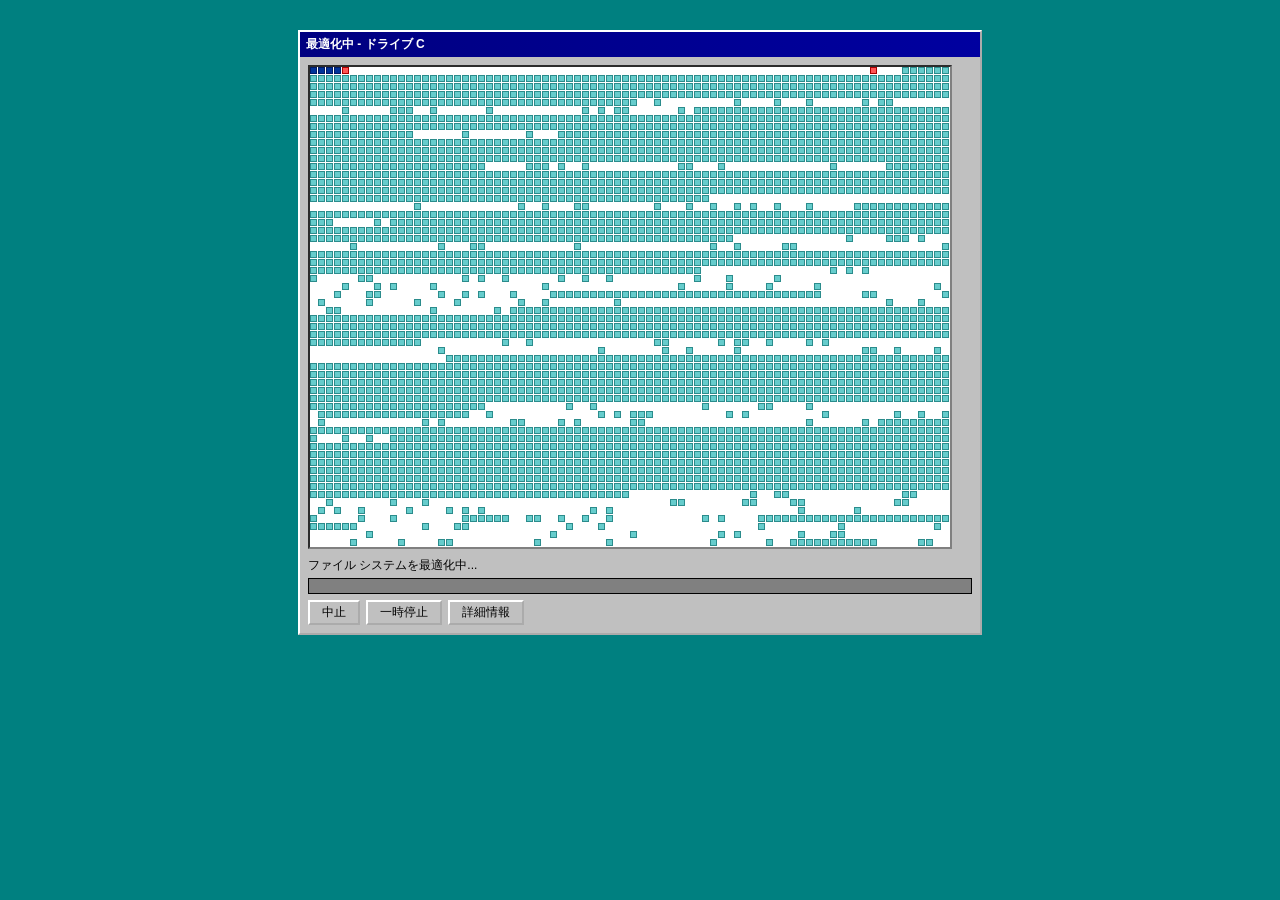
<file: defrag/index.html>
<!DOCTYPE html>
<html lang="ja">
<head>
  <meta charset="utf-8">
  <title>最適化中 - ドライブ C</title>
  <link rel="stylesheet" href="style.css">
</head>
<body>

<div class="window">
  <div class="titlebar">
    <span>最適化中 - ドライブ C</span>
  </div>

  <div class="content">
    <canvas id="defrag" width="640" height="480"></canvas>

    <div class="status">
      <div class="label">ファイル システムを最適化中...</div>
      <div class="progress">
        <div class="progress-bar" id="progress-bar"></div>
      </div>
      <div class="buttons">
        <button id="btn-stop">中止</button>
        <button id="btn-pause">一時停止</button>
        <button id="btn-details">詳細情報</button>
      </div>
    </div>
  </div>
</div>

<script src="defrag.js"></script>
</body>
</html>
</file>
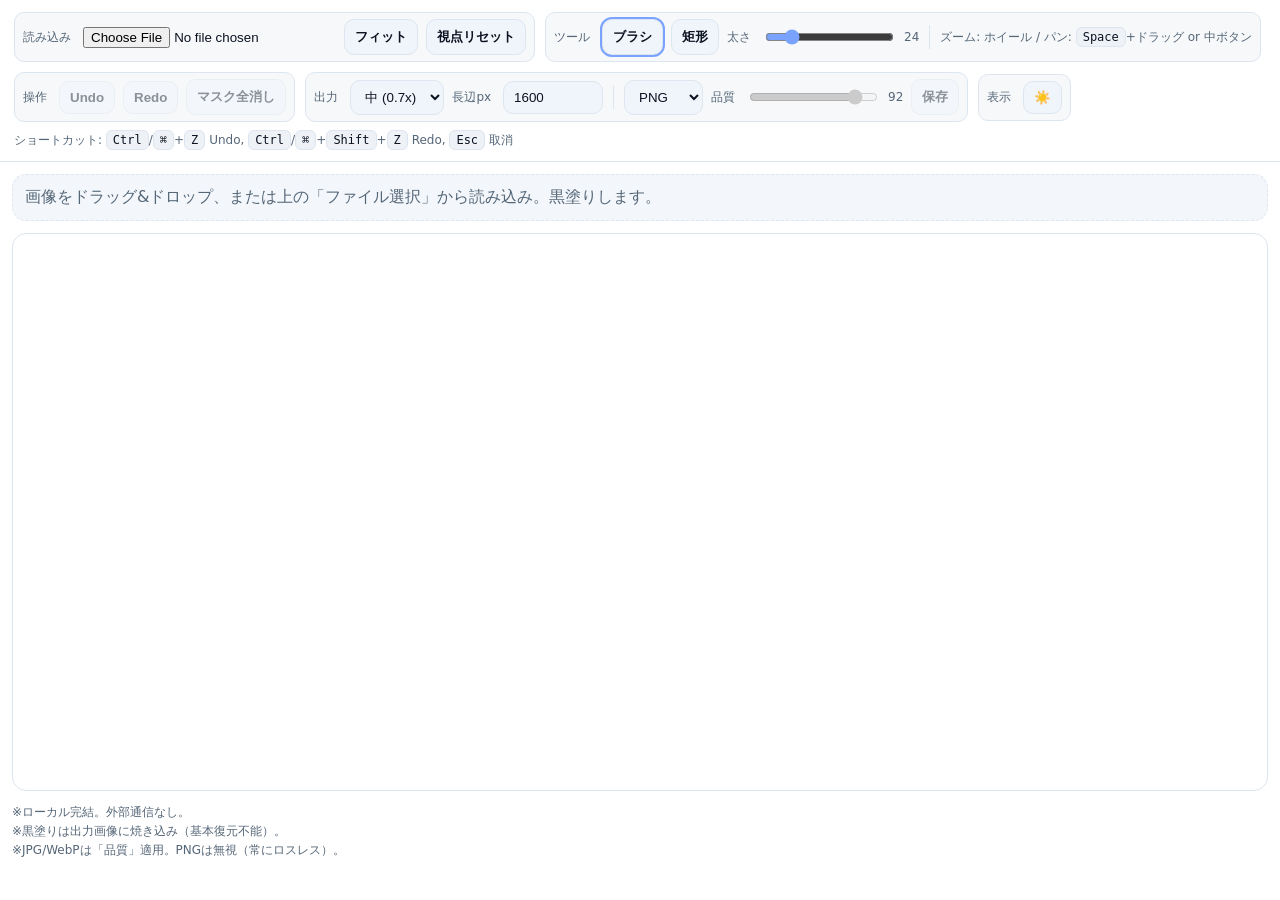
<file: image-mask-tool/index.html>
<!doctype html>
<html lang="ja">
<head>
  <meta charset="utf-8" />
  <meta name="viewport" content="width=device-width,initial-scale=1" />
  <title>Image Masker (Local, Single File)</title>
  <style>
    :root {
      --bg:#0b0f14; --panel:#121826; --fg:#e6eefc; --muted:#98a2b3; --bd:#273244; --btn:#1b2333;
      --header-top: #0b0f14; --header-bottom: #0b0f14cc;
      --drop-bg: #0f1522; --stage-bg: #070a0f; --canvas-bg: #000; --kbd-bg: #0f1522;
      --ui-overlay-bg: rgba(230,238,252,0.10); --ui-overlay-text: rgba(230,238,252,0.85);
      --mask-color: #000;
    }
    /* ライトテーマ（data-theme="light" を html に付与すると有効） */
    [data-theme="light"] {
      --bg: #ffffff;
      --panel: #f6f8fa;
      --fg: #0b1220;
      --muted: #556677;
      --bd: #dde6f0;
      --btn: #f0f5fb;
      --header-top: #ffffff; --header-bottom: #ffffffcc;
      --drop-bg: #f3f7fb; --stage-bg: #ffffff; --canvas-bg: #ffffff; --kbd-bg: #eef2f6;
      --ui-overlay-bg: rgba(11,17,24,0.08); --ui-overlay-text: rgba(11,17,24,0.85);
      --mask-color: #000;
    }
    * { box-sizing: border-box; }
    body { margin:0; font-family: system-ui, -apple-system, Segoe UI, Roboto, sans-serif; background:var(--bg); color:var(--fg); }
    header { padding:12px 14px; border-bottom:1px solid var(--bd); background:linear-gradient(180deg, var(--header-top), var(--header-bottom)); position:sticky; top:0; z-index:5; }
    .row { display:flex; gap:10px; flex-wrap:wrap; align-items:center; }
    .group { display:flex; gap:8px; align-items:center; padding:6px 8px; background:var(--panel); border:1px solid var(--bd); border-radius:10px; }
    button, input[type="range"], select { accent-color: #7aa2ff; }
    button, select, input[type="number"], input[type="text"] {
      background:var(--btn); color:var(--fg); border:1px solid var(--bd);
      padding:8px 10px; border-radius:10px; font-weight:600;
    }
    select, input[type="number"], input[type="text"] { font-weight:500; }
    button { cursor:pointer; }
    button:disabled { opacity:.45; cursor:not-allowed; }
    button.active { outline:2px solid #7aa2ff; }
    .label { color:var(--muted); font-size:12px; margin-right:4px; }
    .hint { color:var(--muted); font-size:12px; }
    main { padding:12px; display:grid; gap:12px; }
    .drop {
      border:1px dashed var(--bd); border-radius:14px; padding:12px;
      background: var(--drop-bg); color:var(--muted);
    }
    .drop.drag { border-color:#7aa2ff; color:var(--fg); }
    .stage {
      display:grid; place-items:center; overflow:auto;
      border:1px solid var(--bd); border-radius:14px; background:var(--stage-bg);
      min-height: 62vh;
      user-select:none;
    }
    canvas { background:var(--canvas-bg); border-radius:10px; touch-action:none; }
    .footer { color:var(--muted); font-size:12px; line-height:1.6; }
    kbd { border:1px solid var(--bd); padding:2px 6px; border-radius:6px; background:var(--kbd-bg); color:var(--fg); }
    .sep { width:1px; height:24px; background:var(--bd); margin:0 2px; }
  </style>
</head>
<body>
<header>
  <div class="row">
    <div class="group">
      <span class="label">読み込み</span>
      <input id="file" type="file" accept="image/*" />
      <button id="fit">フィット</button>
      <button id="resetView">視点リセット</button>
    </div>

    <div class="group">
      <span class="label">ツール</span>
      <button id="toolBrush" class="active">ブラシ</button>
      <button id="toolRect">矩形</button>
      <span class="label">太さ</span>
      <input id="size" type="range" min="4" max="120" value="24" />
      <span id="sizeVal" class="hint">24</span>
      <span class="sep"></span>
      <span class="hint">ズーム: ホイール / パン: <kbd>Space</kbd>+ドラッグ or 中ボタン</span>
    </div>

    <div class="group">
      <span class="label">操作</span>
      <button id="undo" disabled>Undo</button>
      <button id="redo" disabled>Redo</button>
      <button id="clear" disabled>マスク全消し</button>
    </div>

    <div class="group">
      <span class="label">出力</span>
      <select id="outPreset">
        <option value="large">大 (1.0x)</option>
        <option value="mid" selected>中 (0.7x)</option>
        <option value="small">小 (0.5x)</option>
        <option value="longedge">長辺指定</option>
      </select>
      <span class="label">長辺px</span>
      <input id="longEdge" type="number" min="320" max="8192" value="1600" style="width:100px" />
      <span class="sep"></span>
      <select id="outFmt">
        <option value="image/png" selected>PNG</option>
        <option value="image/jpeg">JPG</option>
        <option value="image/webp">WebP</option>
      </select>
      <span class="label">品質</span>
      <input id="quality" type="range" min="40" max="100" value="92" />
      <span id="qVal" class="hint">92</span>
      <button id="export" disabled>保存</button>
    </div>

    <div class="group">
      <span class="label">表示</span>
      <button id="themeToggle">🌙</button>
    </div>

    <div class="hint">
      ショートカット: <kbd>Ctrl</kbd>/<kbd>⌘</kbd>+<kbd>Z</kbd> Undo,
      <kbd>Ctrl</kbd>/<kbd>⌘</kbd>+<kbd>Shift</kbd>+<kbd>Z</kbd> Redo,
      <kbd>Esc</kbd> 取消
    </div>
  </div>
</header>

<main>
  <div id="drop" class="drop">
    画像をドラッグ&ドロップ、または上の「ファイル選択」から読み込み。黒塗りします。
  </div>

  <div class="stage" id="stage">
    <canvas id="cv"></canvas>
  </div>

  <div class="footer">
    <div>※ローカル完結。外部通信なし。</div>
    <div>※黒塗りは出力画像に焼き込み（基本復元不能）。</div>
    <div>※JPG/WebPは「品質」適用。PNGは無視（常にロスレス）。</div>
  </div>
</main>

<script>
(() => {
  const cv = document.getElementById('cv');
  const ctx = cv.getContext('2d', { willReadFrequently: false });

  // 動的にCSS変数から取得する色（テーマ切替に追従）
  let maskColor = '#000';
  let uiOverlayBg = 'rgba(230,238,252,0.10)';
  let uiOverlayText = 'rgba(230,238,252,0.85)';
  function refreshThemeColors() {
    const s = getComputedStyle(document.documentElement);
    maskColor = (s.getPropertyValue('--mask-color') || '#000').trim();
    uiOverlayBg = (s.getPropertyValue('--ui-overlay-bg') || 'rgba(230,238,252,0.10)').trim();
    uiOverlayText = (s.getPropertyValue('--ui-overlay-text') || 'rgba(230,238,252,0.85)').trim();
  }
  refreshThemeColors();

  const fileInp = document.getElementById('file');
  const drop = document.getElementById('drop');
  const stage = document.getElementById('stage');

  const toolBrush = document.getElementById('toolBrush');
  const toolRect  = document.getElementById('toolRect');
  const sizeR = document.getElementById('size');
  const sizeVal = document.getElementById('sizeVal');

  const undoBtn = document.getElementById('undo');
  const redoBtn = document.getElementById('redo');
  const clearBtn = document.getElementById('clear');

  const exportBtn = document.getElementById('export');
  const fitBtn = document.getElementById('fit');
  const resetViewBtn = document.getElementById('resetView');
  const themeToggle = document.getElementById('themeToggle');

  const outPreset = document.getElementById('outPreset');
  const longEdgeInp = document.getElementById('longEdge');
  const outFmt = document.getElementById('outFmt');
  const qualityR = document.getElementById('quality');
  const qVal = document.getElementById('qVal');

  // ====== State ======
  let img = null;

  // 表示（ビュー）: 画像座標 → 画面(CSSpx) 変換は
  // screen = img * viewZoom + viewPan
  // viewPan は CSSpx
  let viewZoom = 1;             // 表示ズーム
  let viewPan = { x:0, y:0 };   // 表示パン（CSSpx）
  let baseFitZoom = 1;          // フィット時のズーム（目安）
  const ZOOM_MIN = 0.05;
  const ZOOM_MAX = 20;

  let tool = 'brush';
  let brushSize = Number(sizeR.value);

  // マスクは「元画像座標」で保持
  let actions = [];
  let history = [];
  let histIdx = -1;

  // interaction
  let isDown = false;
  let isPanning = false;
  let panByMiddle = false;
  let panStart = null;        // {x,y} pointer screen
  let panStartPan = null;     // {x,y} viewPan snapshot
  let startPt = null;         // rect start (img coords)
  let curPt = null;           // rect current (img coords)
  let curStroke = null;       // brush action (temp)

  const dpr = () => window.devicePixelRatio || 1;

  function setTool(t) {
    tool = t;
    toolBrush.classList.toggle('active', t === 'brush');
    toolRect.classList.toggle('active', t === 'rect');
    cancelTemp();
  }

  function cancelTemp() {
    isDown = false;
    isPanning = false;
    panByMiddle = false;
    panStart = null;
    panStartPan = null;
    startPt = null;
    curPt = null;
    curStroke = null;
    render();
  }

  function deepCopyActions(src) {
    return src.map(a => {
      if (a.type === 'brush') {
        return { type:'brush', size:a.size, points: a.points.map(p => ({x:p.x,y:p.y})) };
      } else {
        return { type:'rect', x:a.x, y:a.y, w:a.w, h:a.h };
      }
    });
  }

  function pushHistory() {
    history = history.slice(0, histIdx + 1);
    history.push(deepCopyActions(actions));
    histIdx = history.length - 1;
    syncButtons();
  }

  function undo() {
    if (histIdx <= 0) return;
    histIdx--;
    actions = deepCopyActions(history[histIdx]);
    cancelTemp();
    syncButtons();
  }

  function redo() {
    if (histIdx >= history.length - 1) return;
    histIdx++;
    actions = deepCopyActions(history[histIdx]);
    cancelTemp();
    syncButtons();
  }

  function clearAll() {
    actions = [];
    pushHistory();
    cancelTemp();
  }

  function syncButtons() {
    const hasImg = !!img;
    undoBtn.disabled = !hasImg || !(histIdx > 0);
    redoBtn.disabled = !hasImg || !(histIdx >= 0 && histIdx < history.length - 1);
    clearBtn.disabled = !hasImg || actions.length === 0;
    exportBtn.disabled = !hasImg;
  }

  function resizeCanvasToStage() {
    // Canvasはステージに合わせて「見やすい領域」を確保する（画面解像度に追従）
    const w = Math.max(1, stage.clientWidth - 24);
    const h = Math.max(1, stage.clientHeight - 24);
    const ratio = dpr();
    cv.width = Math.round(w * ratio);
    cv.height = Math.round(h * ratio);
    cv.style.width = w + 'px';
    cv.style.height = h + 'px';
    ctx.setTransform(ratio,0,0,ratio,0,0); // CSS px基準
  }

  function fitToStage() {
    if (!img) return;
    const pad = 24;
    const vw = stage.clientWidth - pad;
    const vh = stage.clientHeight - pad;
    const s = Math.min(vw / img.naturalWidth, vh / img.naturalHeight, 1);
    baseFitZoom = s;
    viewZoom = s;

    // 中央に置く
    const cx = (stage.clientWidth) / 2;
    const cy = (stage.clientHeight) / 2;
    viewPan.x = cx - (img.naturalWidth * viewZoom) / 2;
    viewPan.y = cy - (img.naturalHeight * viewZoom) / 2;

    render();
  }

  function resetView() {
    if (!img) return;
    viewZoom = baseFitZoom || 1;
    const cx = (stage.clientWidth) / 2;
    const cy = (stage.clientHeight) / 2;
    viewPan.x = cx - (img.naturalWidth * viewZoom) / 2;
    viewPan.y = cy - (img.naturalHeight * viewZoom) / 2;
    render();
  }

  function clamp(v, a, b) { return Math.max(a, Math.min(b, v)); }

  function toImageCoords(evt) {
    // 画面(CSSpx) → 画像座標
    const rect = cv.getBoundingClientRect();
    const sx = (evt.clientX - rect.left);
    const sy = (evt.clientY - rect.top);
    const x = (sx - viewPan.x) / viewZoom;
    const y = (sy - viewPan.y) / viewZoom;
    return {
      x: clamp(x, 0, img.naturalWidth),
      y: clamp(y, 0, img.naturalHeight),
    };
  }

  function drawMaskOnContext(c) {
    refreshThemeColors();
    c.save();
    c.fillStyle = maskColor;
    c.strokeStyle = maskColor;
    c.lineCap = 'round';
    c.lineJoin = 'round';

    for (const a of actions) {
      if (a.type === 'rect') {
        c.fillRect(a.x, a.y, a.w, a.h);
      } else if (a.type === 'brush') {
        if (a.points.length < 1) continue;
        c.lineWidth = a.size;
        c.beginPath();
        c.moveTo(a.points[0].x, a.points[0].y);
        for (let i=1;i<a.points.length;i++) c.lineTo(a.points[i].x, a.points[i].y);
        c.stroke();
        // 点でも塗る
        c.beginPath();
        c.arc(a.points[0].x, a.points[0].y, a.size/2, 0, Math.PI*2);
        c.fill();
      }
    }
    c.restore();
  }

  function render() {
    refreshThemeColors();
    // 背景クリア
    const w = parseInt(cv.style.width || "1", 10);
    const h = parseInt(cv.style.height || "1", 10);
    ctx.clearRect(0,0,w,h);

    if (!img) return;

    // 画像座標 → 画面(CSSpx): scale(viewZoom) then translate(viewPan)
    ctx.save();
    ctx.translate(viewPan.x, viewPan.y);
    ctx.scale(viewZoom, viewZoom);

    // 1) 画像
    ctx.drawImage(img, 0, 0);

    // 2) 確定マスク
    drawMaskOnContext(ctx);

    // 3) 矩形プレビュー
    if (tool === 'rect' && isDown && startPt && curPt) {
      const x = Math.min(startPt.x, curPt.x);
      const y = Math.min(startPt.y, curPt.y);
      const ww = Math.abs(curPt.x - startPt.x);
      const hh = Math.abs(curPt.y - startPt.y);
      ctx.save();
      ctx.globalAlpha = 0.35;
      ctx.fillStyle = maskColor;
      ctx.fillRect(x,y,ww,hh);
      ctx.globalAlpha = 1;
      ctx.strokeStyle = '#7aa2ff';
      ctx.lineWidth = 2 / viewZoom; // ズームでも線幅一定っぽく
      ctx.strokeRect(x,y,ww,hh);
      ctx.restore();
    }

    // 4) ブラシプレビュー（描画中）
    if (tool === 'brush' && isDown && curStroke && curStroke.points.length) {
      ctx.save();
      ctx.strokeStyle = maskColor;
      ctx.fillStyle = maskColor;
      ctx.lineCap = 'round';
      ctx.lineJoin = 'round';
      ctx.lineWidth = curStroke.size;
      const pts = curStroke.points;
      ctx.beginPath();
      ctx.moveTo(pts[0].x, pts[0].y);
      for (let i=1;i<pts.length;i++) ctx.lineTo(pts[i].x, pts[i].y);
      ctx.stroke();
      ctx.beginPath();
      ctx.arc(pts[0].x, pts[0].y, curStroke.size/2, 0, Math.PI*2);
      ctx.fill();
      ctx.restore();
    }

    ctx.restore();

    // 画面端の案内（軽く）
    ctx.save();
    ctx.fillStyle = uiOverlayBg;
    ctx.fillRect(10, 10, 210, 52);
    ctx.fillStyle = uiOverlayText;
    ctx.font = '12px system-ui, -apple-system, Segoe UI, Roboto';
    const zTxt = `Zoom: ${(viewZoom / (baseFitZoom||1)).toFixed(2)}x (表示)`;
    ctx.fillText(zTxt, 18, 30);
    ctx.fillText(`Pan: Space+Drag / Middle Drag`, 18, 48);
    ctx.restore();
  }

  function zoomAt(screenX, screenY, zoomFactor) {
    if (!img) return;
    const oldZoom = viewZoom;
    const newZoom = clamp(oldZoom * zoomFactor, ZOOM_MIN, ZOOM_MAX);
    if (newZoom === oldZoom) return;

    // カーソル位置が指す画像座標を保つように pan を調整
    // img = (screen - pan) / zoom
    // pan' = screen - img * zoom'
    const imgX = (screenX - viewPan.x) / oldZoom;
    const imgY = (screenY - viewPan.y) / oldZoom;

    viewZoom = newZoom;
    viewPan.x = screenX - imgX * newZoom;
    viewPan.y = screenY - imgY * newZoom;
    render();
  }

  async function loadFile(file) {
    if (!file) return;
    const url = URL.createObjectURL(file);
    const im = new Image();
    im.decoding = 'async';
    im.loading = 'eager';
    im.src = url;
    await new Promise((res, rej) => { im.onload = res; im.onerror = rej; });
    URL.revokeObjectURL(url);

    img = im;
    actions = [];
    history = [];
    histIdx = -1;
    pushHistory(); // 初期状態

    resizeCanvasToStage();
    fitToStage();
    syncButtons();
  }

  function getOutputScale() {
    if (!img) return 1;
    const preset = outPreset.value;
    if (preset === 'large') return 1.0;
    if (preset === 'mid') return 0.7;
    if (preset === 'small') return 0.5;

    // 長辺指定
    const le = Number(longEdgeInp.value || 1600);
    const long = Math.max(img.naturalWidth, img.naturalHeight);
    const s = clamp(le / long, 0.05, 8);
    return s;
  }

  function exportImage() {
    if (!img) return;

    const mime = outFmt.value; // image/png/jpeg/webp
    const q = clamp(Number(qualityR.value) / 100, 0.1, 1.0);

    // スケール後サイズ
    const s = getOutputScale();
    const outW = Math.max(1, Math.round(img.naturalWidth * s));
    const outH = Math.max(1, Math.round(img.naturalHeight * s));

    // 合成は元画像座標のマスクを、そのまま縮尺して描画
    const out = document.createElement('canvas');
    out.width = outW;
    out.height = outH;
    const c = out.getContext('2d');

    c.save();
    c.scale(s, s);
    c.drawImage(img, 0, 0);
    drawMaskOnContext(c);
    c.restore();

    const ts = new Date();
    const pad2 = n => String(n).padStart(2,'0');
    const ext = (mime === 'image/png') ? 'png' : (mime === 'image/jpeg' ? 'jpg' : 'webp');
    const name = `masked_${ts.getFullYear()}${pad2(ts.getMonth()+1)}${pad2(ts.getDate())}_${pad2(ts.getHours())}${pad2(ts.getMinutes())}${pad2(ts.getSeconds())}_${outW}x${outH}.${ext}`;

    const toBlobWithQuality = (cb) => {
      // PNGはquality無視
      if (mime === 'image/png') out.toBlob(cb, mime);
      else out.toBlob(cb, mime, q);
    };

    toBlobWithQuality((blob) => {
      if (!blob) return;
      const a = document.createElement('a');
      a.download = name;
      a.href = URL.createObjectURL(blob);
      document.body.appendChild(a);
      a.click();
      a.remove();
      setTimeout(() => URL.revokeObjectURL(a.href), 2000);
    });
  }

  // ====== UI wiring ======
  fileInp.addEventListener('change', (e) => loadFile(e.target.files?.[0]));

  ;['dragenter','dragover'].forEach(ev => drop.addEventListener(ev, (e) => {
    e.preventDefault(); e.stopPropagation();
    drop.classList.add('drag');
  }));
  ;['dragleave','drop'].forEach(ev => drop.addEventListener(ev, (e) => {
    e.preventDefault(); e.stopPropagation();
    drop.classList.remove('drag');
  }));
  drop.addEventListener('drop', (e) => {
    const f = e.dataTransfer?.files?.[0];
    if (f) loadFile(f);
  });

  toolBrush.addEventListener('click', () => setTool('brush'));
  toolRect.addEventListener('click', () => setTool('rect'));

  sizeR.addEventListener('input', () => {
    brushSize = Number(sizeR.value);
    sizeVal.textContent = String(brushSize);
  });

  undoBtn.addEventListener('click', undo);
  redoBtn.addEventListener('click', redo);
  clearBtn.addEventListener('click', clearAll);

  exportBtn.addEventListener('click', exportImage);
  fitBtn.addEventListener('click', fitToStage);
  resetViewBtn.addEventListener('click', resetView);

  outFmt.addEventListener('change', () => {
    const mime = outFmt.value;
    const needsQ = (mime === 'image/jpeg' || mime === 'image/webp');
    qualityR.disabled = !needsQ;
    qVal.style.opacity = needsQ ? '1' : '0.5';
  });
  qualityR.addEventListener('input', () => qVal.textContent = String(qualityR.value));
  outPreset.addEventListener('change', () => {
    longEdgeInp.disabled = (outPreset.value !== 'longedge');
  });

  // 初期状態
  sizeVal.textContent = String(brushSize);
  qVal.textContent = String(qualityR.value);
  longEdgeInp.disabled = (outPreset.value !== 'longedge');
  qualityR.disabled = (outFmt.value === 'image/png');

  // ====== Theme (ダーク/ライト切替) ======
  function applyTheme(t) {
    if (t === 'dark') document.documentElement.removeAttribute('data-theme');
    else document.documentElement.setAttribute('data-theme', 'light');
    if (themeToggle) themeToggle.textContent = (t === 'dark') ? '🌙' : '☀️';
    // JS側で参照している色を更新
    if (typeof refreshThemeColors === 'function') refreshThemeColors();
  }

  // 保存済みか、OSの優先設定を参照
  try {
    const saved = localStorage.getItem('theme');
    const prefersDark = window.matchMedia && window.matchMedia('(prefers-color-scheme: dark)').matches;
    const initTheme = saved || (prefersDark ? 'dark' : 'light');
    applyTheme(initTheme);
  } catch (e) { applyTheme('dark'); }

  if (themeToggle) {
    themeToggle.addEventListener('click', () => {
      const cur = document.documentElement.getAttribute('data-theme') === 'light' ? 'light' : 'dark';
      const next = cur === 'dark' ? 'light' : 'dark';
      try { localStorage.setItem('theme', next); } catch (e) {}
      applyTheme(next);
    });
  }

  // ====== Keyboard shortcuts ======
  window.addEventListener('keydown', (e) => {
    const z = (e.key === 'z' || e.key === 'Z');
    const esc = (e.key === 'Escape');
    const mod = e.ctrlKey || e.metaKey;

    if (esc) { cancelTemp(); return; }

    if (mod && z && !e.shiftKey) { e.preventDefault(); undo(); return; }
    if (mod && ( (z && e.shiftKey) || (e.key === 'y' || e.key === 'Y') )) {
      e.preventDefault(); redo(); return;
    }
  });

  // ====== Pointer interactions (draw/pan) ======
  function shouldPan(e) {
    // Space+drag か 中ボタン でパン
    return e.spaceKey || e.button === 1 || panByMiddle;
  }

  // Space判定（PointerEventにspaceKeyは無いので、グローバルで見る）
  const keyState = { space:false };
  window.addEventListener('keydown', (e) => { if (e.code === 'Space') keyState.space = true; });
  window.addEventListener('keyup',   (e) => { if (e.code === 'Space') keyState.space = false; });

  cv.addEventListener('pointerdown', (e) => {
    if (!img) return;
    cv.setPointerCapture(e.pointerId);

    // 中ボタンパン開始
    if (e.button === 1) { panByMiddle = true; }

    // パン開始条件
    if (keyState.space || e.button === 1) {
      isPanning = true;
      panStart = { x: e.clientX, y: e.clientY };
      panStartPan = { x: viewPan.x, y: viewPan.y };
      render();
      return;
    }

    // 描画開始
    isDown = true;
    const p = toImageCoords(e);
    if (tool === 'brush') {
      curStroke = { type:'brush', size: brushSize, points: [p] };
    } else {
      startPt = p; curPt = p;
    }
    render();
  });

  cv.addEventListener('pointermove', (e) => {
    if (!img) return;

    if (isPanning && panStart && panStartPan) {
      const dx = (e.clientX - panStart.x);
      const dy = (e.clientY - panStart.y);
      viewPan.x = panStartPan.x + dx;
      viewPan.y = panStartPan.y + dy;
      render();
      return;
    }

    if (!isDown) return;

    const p = toImageCoords(e);
    if (tool === 'brush') {
      if (!curStroke) return;
      curStroke.points.push(p);
    } else {
      curPt = p;
    }
    render();
  });

  cv.addEventListener('pointerup', (e) => {
    if (!img) return;

    // パン終了
    if (isPanning) {
      isPanning = false;
      panStart = null; panStartPan = null;
      panByMiddle = false;
      render();
      return;
    }

    // 描画確定
    if (!isDown) return;
    isDown = false;

    if (tool === 'brush') {
      if (curStroke && curStroke.points.length > 0) {
        actions.push(curStroke);
        pushHistory();
      }
      curStroke = null;
    } else {
      if (startPt && curPt) {
        const x = Math.min(startPt.x, curPt.x);
        const y = Math.min(startPt.y, curPt.y);
        const w = Math.abs(curPt.x - startPt.x);
        const h = Math.abs(curPt.y - startPt.y);
        if (w >= 2 && h >= 2) {
          actions.push({ type:'rect', x, y, w, h });
          pushHistory();
        }
      }
      startPt = null; curPt = null;
    }
    render();
    syncButtons();
  });

  cv.addEventListener('pointercancel', () => cancelTemp());

  // ====== Wheel zoom (cursor-centered) ======
  cv.addEventListener('wheel', (e) => {
    if (!img) return;
    e.preventDefault();

    const rect = cv.getBoundingClientRect();
    const sx = e.clientX - rect.left;
    const sy = e.clientY - rect.top;

    // trackpad: deltaY small; mouse wheel: larger
    const delta = e.deltaY;
    const factor = Math.exp(-delta * 0.0015); // smooth zoom
    zoomAt(sx, sy, factor);
  }, { passive:false });

  // ====== Resize ======
  window.addEventListener('resize', () => {
    resizeCanvasToStage();
    // resizeで見失いがちなので、パンは維持して再描画だけ
    render();
  });

  // 初期
  resizeCanvasToStage();
  render();
  syncButtons();
})();
</script>
</body>
</html>
</file>
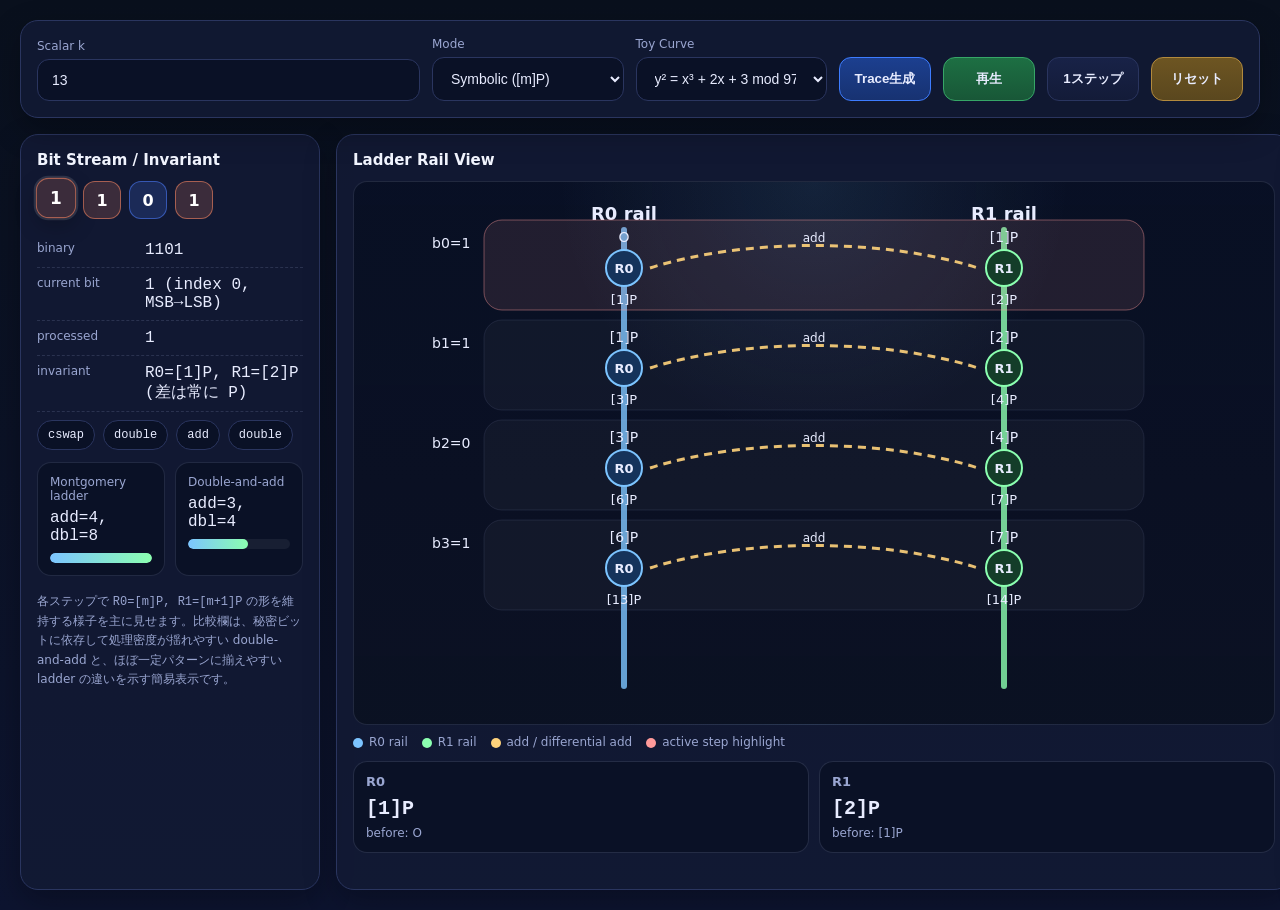
<file: montgomeryladder-visualizer/index.html>
<!doctype html>
<html lang="ja">
<head>
  <meta charset="utf-8" />
  <meta name="viewport" content="width=device-width,initial-scale=1" />
  <title>Montgomery Ladder Visualizer</title>
  <style>
    :root {
      --bg: #0b1020;
      --panel: #121933;
      --panel2: #0f1630;
      --line: #2a355f;
      --text: #e8ecff;
      --muted: #9aa6d1;
      --accent: #7cc4ff;
      --accent2: #8bffb0;
      --warn: #ffd37c;
      --danger: #ff9a9a;
      --bit0: #4e7fff;
      --bit1: #ff8a65;
      --shadow: 0 12px 32px rgba(0,0,0,.28);
    }

    * { box-sizing: border-box; }
    body {
      margin: 0;
      font-family: ui-sans-serif, system-ui, -apple-system, BlinkMacSystemFont, "Segoe UI", sans-serif;
      background: linear-gradient(180deg, #09101d 0%, #0d1430 100%);
      color: var(--text);
    }

    .wrap {
      max-width: 1440px;
      padding: 20px;
    }

    h1, h2, h3, p { margin: 0; }

    .toolbar {
      display: grid;
      grid-template-columns: 2fr 1fr 1fr auto auto auto auto;
      gap: 12px;
      align-items: end;
      background: rgba(18,25,51,.92);
      border: 1px solid var(--line);
      border-radius: 18px;
      padding: 16px;
      box-shadow: var(--shadow);
      position: sticky;
      top: 12px;
      z-index: 20;
      backdrop-filter: blur(8px);
    }

    .field label {
      display: block;
      font-size: 12px;
      color: var(--muted);
      margin-bottom: 6px;
    }

    .field input, .field select {
      width: 100%;
      padding: 12px 14px;
      border-radius: 12px;
      border: 1px solid var(--line);
      background: #0a1126;
      color: var(--text);
      font-size: 14px;
      outline: none;
    }

    .btn {
      border: 1px solid var(--line);
      color: var(--text);
      background: linear-gradient(180deg, #182247, #131b38);
      padding: 12px 14px;
      border-radius: 12px;
      cursor: pointer;
      font-weight: 600;
      min-width: 92px;
    }

    .btn:hover { filter: brightness(1.08); }
    .btn.primary { border-color: #3d7cff; background: linear-gradient(180deg, #1c3f8f, #173271); }
    .btn.good { border-color: #36a667; background: linear-gradient(180deg, #1d6f43, #185737); }
    .btn.warn { border-color: #b28a3d; background: linear-gradient(180deg, #6d5522, #5a471e); }

    .grid {
      display: grid;
      grid-template-columns: 300px 1fr 420px;
      gap: 16px;
      margin-top: 16px;
    }

    .panel {
      background: rgba(18,25,51,.92);
      border: 1px solid var(--line);
      border-radius: 18px;
      padding: 16px;
      box-shadow: var(--shadow);
    }

    .panel h2 {
      font-size: 15px;
      margin-bottom: 12px;
      color: #f2f5ff;
    }

    .muted { color: var(--muted); }
    .small { font-size: 12px; }
    .mono { font-family: ui-monospace, SFMono-Regular, Menlo, Consolas, monospace; }

    .bits {
      display: flex;
      flex-wrap: wrap;
      gap: 8px;
      margin-bottom: 14px;
    }

    .bit {
      width: 38px;
      height: 38px;
      border-radius: 12px;
      display: flex;
      align-items: center;
      justify-content: center;
      font-weight: 700;
      border: 1px solid transparent;
      background: #0b1330;
      color: #fff;
      transition: transform .18s ease, box-shadow .18s ease, border-color .18s ease;
    }

    .bit.zero { background: rgba(78,127,255,.18); border-color: rgba(78,127,255,.55); }
    .bit.one  { background: rgba(255,138,101,.18); border-color: rgba(255,138,101,.55); }
    .bit.active {
      transform: translateY(-2px) scale(1.06);
      box-shadow: 0 0 0 2px rgba(255,255,255,.12), 0 8px 20px rgba(0,0,0,.22);
    }
    .bit.done { opacity: .62; }

    .kv {
      display: grid;
      grid-template-columns: 100px 1fr;
      gap: 8px;
      padding: 8px 0;
      border-bottom: 1px dashed rgba(154,166,209,.18);
      align-items: start;
    }

    .pillrow {
      display: flex;
      gap: 8px;
      flex-wrap: wrap;
      margin-top: 8px;
    }

    .pill {
      padding: 7px 10px;
      border-radius: 999px;
      background: #0a1126;
      border: 1px solid var(--line);
      font-size: 12px;
      color: var(--text);
    }

    .ladderCanvas {
      width: 100%;
      overflow: auto;
      border-radius: 14px;
      border: 1px solid rgba(154,166,209,.16);
      background:
        radial-gradient(circle at top, rgba(124,196,255,.10), transparent 36%),
        linear-gradient(180deg, rgba(8,15,35,.9), rgba(11,17,34,.95));
      padding: 10px;
    }

    svg text {
      font-family: ui-sans-serif, system-ui, sans-serif;
      fill: var(--text);
    }

    .legend {
      display: flex;
      gap: 14px;
      margin-top: 10px;
      flex-wrap: wrap;
      color: var(--muted);
      font-size: 12px;
    }

    .legend span::before {
      content: "";
      display: inline-block;
      width: 10px;
      height: 10px;
      border-radius: 999px;
      margin-right: 6px;
      vertical-align: middle;
    }

    .legend .l0::before { background: var(--accent); }
    .legend .l1::before { background: var(--accent2); }
    .legend .l2::before { background: var(--warn); }
    .legend .l3::before { background: var(--danger); }

    pre.code {
      margin: 0;
      padding: 14px;
      border-radius: 14px;
      background: #0a1126;
      border: 1px solid rgba(154,166,209,.16);
      overflow: auto;
      line-height: 1.55;
      font-size: 13px;
    }

    .code-line {
      display: block;
      padding: 2px 8px;
      border-radius: 8px;
      white-space: pre;
    }

    .code-line.active {
      background: rgba(124,196,255,.15);
      outline: 1px solid rgba(124,196,255,.38);
    }

    .stateCard {
      margin-top: 12px;
      display: grid;
      grid-template-columns: 1fr 1fr;
      gap: 10px;
    }

    .stateBox {
      background: #0a1126;
      border: 1px solid rgba(154,166,209,.18);
      border-radius: 14px;
      padding: 12px;
    }

    .stateBox h3 {
      font-size: 13px;
      color: var(--muted);
      margin-bottom: 8px;
    }

    .stateValue {
      font-size: 20px;
      font-weight: 700;
      margin-bottom: 6px;
    }

    .log {
      max-height: 280px;
      overflow: auto;
      display: grid;
      gap: 8px;
    }

    .logItem {
      padding: 10px 12px;
      border-radius: 12px;
      background: #0a1126;
      border: 1px solid rgba(154,166,209,.14);
    }

    .logItem.active {
      outline: 1px solid rgba(124,196,255,.45);
      background: rgba(124,196,255,.09);
    }

    .compare {
      display: grid;
      grid-template-columns: 1fr 1fr;
      gap: 10px;
      margin-top: 12px;
    }

    .barwrap {
      background: #0a1126;
      border: 1px solid rgba(154,166,209,.16);
      border-radius: 14px;
      padding: 12px;
    }

    .bar {
      height: 10px;
      background: rgba(255,255,255,.06);
      border-radius: 999px;
      overflow: hidden;
      margin-top: 8px;
    }

    .bar > div {
      height: 100%;
      border-radius: 999px;
      background: linear-gradient(90deg, var(--accent), var(--accent2));
    }

    .footerNote {
      margin-top: 16px;
      color: var(--muted);
      font-size: 12px;
      line-height: 1.6;
    }

    @media (max-width: 1180px) {
      .grid { grid-template-columns: 1fr; }
      .toolbar { grid-template-columns: 1fr 1fr; }
      .toolbar .btn { min-width: 0; }
    }
  </style>
</head>
<body>
  <div class="wrap">
    <div class="toolbar">
      <div class="field">
        <label for="scalar">Scalar k</label>
        <input id="scalar" type="number" min="1" value="13" />
      </div>
      <div class="field">
        <label for="mode">Mode</label>
        <select id="mode">
          <option value="symbolic">Symbolic ([m]P)</option>
          <option value="numeric">Numeric (small EC over Fp)</option>
        </select>
      </div>
      <div class="field">
        <label for="curve">Toy Curve</label>
        <select id="curve">
          <option value="toy1">y² = x³ + 2x + 3 mod 97</option>
          <option value="toy2">y² = x³ + 0x + 7 mod 223</option>
        </select>
      </div>
      <button class="btn primary" id="buildBtn">Trace生成</button>
      <button class="btn good" id="playBtn">再生</button>
      <button class="btn" id="stepBtn">1ステップ</button>
      <button class="btn warn" id="resetBtn">リセット</button>
    </div>

    <div class="grid">
      <section class="panel">
        <h2>Bit Stream / Invariant</h2>
        <div id="bits" class="bits"></div>
        <div class="kv"><div class="muted small">binary</div><div id="binary" class="mono"></div></div>
        <div class="kv"><div class="muted small">current bit</div><div id="currentBit" class="mono">-</div></div>
        <div class="kv"><div class="muted small">processed</div><div id="processed" class="mono">-</div></div>
        <div class="kv"><div class="muted small">invariant</div><div id="invariant" class="mono">-</div></div>
        <div class="pillrow" id="ops"></div>

        <div class="compare">
          <div class="barwrap">
            <div class="small muted">Montgomery ladder</div>
            <div id="ladderOpsText" class="mono" style="margin-top:6px">-</div>
            <div class="bar"><div id="ladderBar" style="width:0%"></div></div>
          </div>
          <div class="barwrap">
            <div class="small muted">Double-and-add</div>
            <div id="daaOpsText" class="mono" style="margin-top:6px">-</div>
            <div class="bar"><div id="daaBar" style="width:0%"></div></div>
          </div>
        </div>

        <div class="footerNote">
          各ステップで <span class="mono">R0=[m]P, R1=[m+1]P</span> の形を維持する様子を主に見せます。比較欄は、秘密ビットに依存して処理密度が揺れやすい double-and-add と、ほぼ一定パターンに揃えやすい ladder の違いを示す簡易表示です。
        </div>
      </section>

      <section class="panel">
        <h2>Ladder Rail View</h2>
        <div class="ladderCanvas">
          <svg id="ladderSvg" width="900" height="620" viewBox="0 0 900 620"></svg>
        </div>
        <div class="legend">
          <span class="l0">R0 rail</span>
          <span class="l1">R1 rail</span>
          <span class="l2">add / differential add</span>
          <span class="l3">active step highlight</span>
        </div>

        <div class="stateCard">
          <div class="stateBox">
            <h3>R0</h3>
            <div id="r0Val" class="stateValue mono">-</div>
            <div id="r0Desc" class="small muted">-</div>
          </div>
          <div class="stateBox">
            <h3>R1</h3>
            <div id="r1Val" class="stateValue mono">-</div>
            <div id="r1Desc" class="small muted">-</div>
          </div>
        </div>
      </section>

      <section class="panel">
        <h2>Pseudocode / Step Log</h2>
        <pre class="code" id="codeView"></pre>
        <h2 style="margin-top:14px">Trace</h2>
        <div class="log" id="log"></div>
      </section>
    </div>
  </div>

  <script>
    const codeLines = [
      'R0 = O',
      'R1 = P',
      'for bit in bits(k) from MSB to LSB:',
      '    cswap(bit)',
      '    T0 = 2 * R0',
      '    T1 = R0 + R1',
      '    T2 = 2 * R1',
      '    if bit == 0:',
      '        R0 = T0',
      '        R1 = T1',
      '    else:',
      '        R0 = T1',
      '        R1 = T2',
      'return R0'
    ];

    const el = (id) => document.getElementById(id);
    const scalarInput = el('scalar');
    const modeSelect = el('mode');
    const curveSelect = el('curve');
    const bitsEl = el('bits');
    const binaryEl = el('binary');
    const currentBitEl = el('currentBit');
    const processedEl = el('processed');
    const invariantEl = el('invariant');
    const opsEl = el('ops');
    const ladderOpsTextEl = el('ladderOpsText');
    const daaOpsTextEl = el('daaOpsText');
    const ladderBarEl = el('ladderBar');
    const daaBarEl = el('daaBar');
    const r0ValEl = el('r0Val');
    const r1ValEl = el('r1Val');
    const r0DescEl = el('r0Desc');
    const r1DescEl = el('r1Desc');
    const codeViewEl = el('codeView');
    const logEl = el('log');
    const ladderSvg = el('ladderSvg');

    let trace = [];
    let cursor = 0;
    let timer = null;

    const curves = {
      toy1: { p: 97, a: 2, b: 3, G: { x: 3, y: 6 } },
      toy2: { p: 223, a: 0, b: 7, G: { x: 47, y: 71 } }
    };

    function mod(n, p) { return ((n % p) + p) % p; }

    function invMod(a, p) {
      let t = 0, newT = 1;
      let r = p, newR = mod(a, p);
      while (newR !== 0) {
        const q = Math.floor(r / newR);
        [t, newT] = [newT, t - q * newT];
        [r, newR] = [newR, r - q * newR];
      }
      if (r > 1) throw new Error('inverse does not exist');
      if (t < 0) t += p;
      return t;
    }

    function isInf(P) { return !P || P.inf; }

    function eqPoint(P, Q) {
      if (isInf(P) && isInf(Q)) return true;
      if (isInf(P) || isInf(Q)) return false;
      return P.x === Q.x && P.y === Q.y;
    }

    function pointAdd(P, Q, curve) {
      const { p, a } = curve;
      if (isInf(P)) return Q;
      if (isInf(Q)) return P;
      if (P.x === Q.x && mod(P.y + Q.y, p) === 0) return { inf: true };

      let m;
      if (eqPoint(P, Q)) {
        if (P.y === 0) return { inf: true };
        m = mod((3 * P.x * P.x + a) * invMod(2 * P.y, p), p);
      } else {
        m = mod((Q.y - P.y) * invMod(Q.x - P.x, p), p);
      }
      const xr = mod(m * m - P.x - Q.x, p);
      const yr = mod(m * (P.x - xr) - P.y, p);
      return { x: xr, y: yr };
    }

    function scalarMulDAA(k, P, curve) {
      let R = { inf: true };
      let Q = P;
      let adds = 0, doubles = 0;
      const bits = k.toString(2);
      for (const bit of bits) {
        R = pointAdd(R, R, curve); doubles++;
        if (bit === '1') { R = pointAdd(R, P, curve); adds++; }
      }
      return { point: R, adds, doubles };
    }

    function fmtPoint(P) {
      if (isInf(P)) return 'O';
      return `(${P.x}, ${P.y})`;
    }

    function fmtSymbolic(m) {
      return m === null ? 'O' : `[${m}]P`;
    }

    function buildTrace() {
      const k = Math.max(1, parseInt(scalarInput.value || '1', 10));
      scalarInput.value = k;
      const bits = k.toString(2);
      const curve = curves[curveSelect.value];
      const P = curve.G;
      const mode = modeSelect.value;
      const out = [];

      let r0Mul = 0;
      let r1Mul = 1;
      let r0 = { inf: true };
      let r1 = P;
      let processed = '';

      for (let i = 0; i < bits.length; i++) {
        const bit = Number(bits[i]);
        const before = {
          r0Mul, r1Mul,
          r0: mode === 'numeric' ? fmtPoint(r0) : fmtSymbolic(r0Mul === 0 ? null : r0Mul),
          r1: mode === 'numeric' ? fmtPoint(r1) : fmtSymbolic(r1Mul)
        };

        const T0mul = 2 * r0Mul;
        const T1mul = r0Mul + r1Mul;
        const T2mul = 2 * r1Mul;
        const T0 = pointAdd(r0, r0, curve);
        const T1 = pointAdd(r0, r1, curve);
        const T2 = pointAdd(r1, r1, curve);

        let afterMul0, afterMul1, afterR0, afterR1;
        if (bit === 0) {
          afterMul0 = T0mul;
          afterMul1 = T1mul;
          afterR0 = T0;
          afterR1 = T1;
        } else {
          afterMul0 = T1mul;
          afterMul1 = T2mul;
          afterR0 = T1;
          afterR1 = T2;
        }

        processed += bits[i];

        out.push({
          step: i,
          bit,
          bitIndex: i,
          totalBits: bits.length,
          processed,
          codeLine: bit === 0 ? 8 : 11,
          opSequence: ['cswap', 'double', 'add', 'double'],
          before,
          after: {
            r0Mul: afterMul0,
            r1Mul: afterMul1,
            r0: mode === 'numeric' ? fmtPoint(afterR0) : fmtSymbolic(afterMul0 === 0 ? null : afterMul0),
            r1: mode === 'numeric' ? fmtPoint(afterR1) : fmtSymbolic(afterMul1)
          },
          invariant: `R0=[${afterMul0}]P, R1=[${afterMul1}]P (差は常に P)`
        });

        r0Mul = afterMul0;
        r1Mul = afterMul1;
        r0 = afterR0;
        r1 = afterR1;
      }

      const ladderAdds = bits.length;
      const ladderDoubles = bits.length * 2;
      const daa = scalarMulDAA(k, P, curve);

      return {
        bits,
        steps: out,
        summary: {
          ladderAdds,
          ladderDoubles,
          daaAdds: daa.adds,
          daaDoubles: daa.doubles,
          finalLadder: out.length ? out[out.length - 1].after.r0 : (mode === 'numeric' ? 'O' : '[0]P'),
          finalDAA: mode === 'numeric' ? fmtPoint(daa.point) : `[${k}]P`
        }
      };
    }

    function renderCode(activeLineIndex) {
      codeViewEl.innerHTML = codeLines.map((line, i) => {
        const active = i === activeLineIndex ? 'active' : '';
        return `<span class="code-line ${active}">${escapeHtml(line)}</span>`;
      }).join('');
    }

    function escapeHtml(s) {
      return s.replaceAll('&', '&amp;').replaceAll('<', '&lt;').replaceAll('>', '&gt;');
    }

    function renderBits(bits, activeIndex) {
      bitsEl.innerHTML = '';
      bits.split('').forEach((b, i) => {
        const div = document.createElement('div');
        div.className = `bit ${b === '0' ? 'zero' : 'one'} ${i === activeIndex ? 'active' : ''} ${i < activeIndex ? 'done' : ''}`;
        div.textContent = b;
        bitsEl.appendChild(div);
      });
    }

    function renderLog(steps, activeIndex) {
      logEl.innerHTML = steps.map((s, i) => `
        <div class="logItem ${i === activeIndex ? 'active' : ''}">
          <div class="small muted">step ${s.step + 1} / bit=${s.bit}</div>
          <div class="mono" style="margin-top:4px">before: R0=${s.before.r0}, R1=${s.before.r1}</div>
          <div class="mono" style="margin-top:4px">after : R0=${s.after.r0}, R1=${s.after.r1}</div>
          <div class="mono small muted" style="margin-top:4px">ops: ${s.opSequence.join(' → ')}</div>
        </div>
      `).join('');
    }

    function renderOps(step) {
      opsEl.innerHTML = '';
      step.opSequence.forEach(op => {
        const span = document.createElement('span');
        span.className = 'pill mono';
        span.textContent = op;
        opsEl.appendChild(span);
      });
    }

    function renderSummary(summary) {
      const ladderTotal = summary.ladderAdds + summary.ladderDoubles;
      const daaTotal = summary.daaAdds + summary.daaDoubles;
      const max = Math.max(ladderTotal, daaTotal, 1);
      ladderOpsTextEl.textContent = `add=${summary.ladderAdds}, dbl=${summary.ladderDoubles}`;
      daaOpsTextEl.textContent = `add=${summary.daaAdds}, dbl=${summary.daaDoubles}`;
      ladderBarEl.style.width = `${(ladderTotal / max) * 100}%`;
      daaBarEl.style.width = `${(daaTotal / max) * 100}%`;
    }

    function renderLadder(traceObj, activeIndex) {
      const { steps, bits } = traceObj;
      const width = 900;
      const top = 48;
      const leftX = 260;
      const rightX = 640;
      const rowH = Math.max(76, Math.min(100, 500 / Math.max(steps.length, 4)));
      const height = top + rowH * steps.length + 70;
      ladderSvg.setAttribute('height', String(height));
      ladderSvg.setAttribute('viewBox', `0 0 ${width} ${height}`);

      const parts = [];
      parts.push(`<rect x="0" y="0" width="${width}" height="${height}" rx="18" fill="transparent"></rect>`);
      parts.push(`<text x="${leftX}" y="28" text-anchor="middle" font-size="18" font-weight="700">R0 rail</text>`);
      parts.push(`<text x="${rightX}" y="28" text-anchor="middle" font-size="18" font-weight="700">R1 rail</text>`);
      parts.push(`<line x1="${leftX}" y1="${top - 10}" x2="${leftX}" y2="${height - 24}" stroke="#7cc4ff" stroke-width="6" stroke-linecap="round" opacity="0.8" />`);
      parts.push(`<line x1="${rightX}" y1="${top - 10}" x2="${rightX}" y2="${height - 24}" stroke="#8bffb0" stroke-width="6" stroke-linecap="round" opacity="0.8" />`);

      steps.forEach((s, i) => {
        const y = top + i * rowH;
        const isActive = i === activeIndex;
        const fill = isActive ? 'rgba(255,154,154,.10)' : 'rgba(255,255,255,.03)';
        const stroke = isActive ? 'rgba(255,154,154,.42)' : 'rgba(154,166,209,.12)';
        parts.push(`<rect x="120" y="${y - 20}" width="660" height="${rowH - 10}" rx="18" fill="${fill}" stroke="${stroke}" />`);
        parts.push(`<text x="68" y="${y + 8}" font-size="14" fill="#9aa6d1">b${i}=${s.bit}</text>`);
        parts.push(`<text x="${leftX}" y="${y + 2}" text-anchor="middle" font-size="14" fill="#9aa6d1">${escapeHtml(s.before.r0)}</text>`);
        parts.push(`<text x="${rightX}" y="${y + 2}" text-anchor="middle" font-size="14" fill="#9aa6d1">${escapeHtml(s.before.r1)}</text>`);

        parts.push(`<circle cx="${leftX}" cy="${y + 28}" r="18" fill="#15335b" stroke="#7cc4ff" stroke-width="2" />`);
        parts.push(`<circle cx="${rightX}" cy="${y + 28}" r="18" fill="#143d29" stroke="#8bffb0" stroke-width="2" />`);
        parts.push(`<text x="${leftX}" y="${y + 33}" text-anchor="middle" font-size="13" font-weight="700">R0</text>`);
        parts.push(`<text x="${rightX}" y="${y + 33}" text-anchor="middle" font-size="13" font-weight="700">R1</text>`);

        parts.push(`<path d="M ${leftX + 26} ${y + 28} C ${leftX + 120} ${y - 2}, ${rightX - 120} ${y - 2}, ${rightX - 26} ${y + 28}" fill="none" stroke="#ffd37c" stroke-width="3" stroke-dasharray="8 6" opacity="0.9" />`);
        parts.push(`<text x="450" y="${y + 2}" text-anchor="middle" font-size="12" fill="#ffd37c">add</text>`);

        parts.push(`<text x="${leftX}" y="${y + 64}" text-anchor="middle" font-size="13">${escapeHtml(s.after.r0)}</text>`);
        parts.push(`<text x="${rightX}" y="${y + 64}" text-anchor="middle" font-size="13">${escapeHtml(s.after.r1)}</text>`);
      });

      ladderSvg.innerHTML = parts.join('');
    }

    function applyStep(index) {
      if (!trace.steps.length) return;
      cursor = Math.max(0, Math.min(index, trace.steps.length - 1));
      const step = trace.steps[cursor];
      renderBits(trace.bits, cursor);
      renderCode(step.codeLine);
      renderLog(trace.steps, cursor);
      renderOps(step);
      renderLadder(trace, cursor);

      binaryEl.textContent = trace.bits;
      currentBitEl.textContent = `${step.bit} (index ${step.bitIndex}, MSB→LSB)`;
      processedEl.textContent = step.processed;
      invariantEl.textContent = step.invariant;
      r0ValEl.textContent = step.after.r0;
      r1ValEl.textContent = step.after.r1;
      r0DescEl.textContent = `before: ${step.before.r0}`;
      r1DescEl.textContent = `before: ${step.before.r1}`;
    }

    function buildAndRender() {
      stopTimer();
      trace = buildTrace();
      renderSummary(trace.summary);
      applyStep(0);
    }

    function stopTimer() {
      if (timer) {
        clearInterval(timer);
        timer = null;
        el('playBtn').textContent = '再生';
      }
    }

    el('buildBtn').addEventListener('click', buildAndRender);

    el('playBtn').addEventListener('click', () => {
      if (!trace.steps.length) buildAndRender();
      if (timer) {
        stopTimer();
        return;
      }
      el('playBtn').textContent = '停止';
      timer = setInterval(() => {
        if (cursor >= trace.steps.length - 1) {
          stopTimer();
          return;
        }
        applyStep(cursor + 1);
      }, 1100);
    });

    el('stepBtn').addEventListener('click', () => {
      if (!trace.steps.length) buildAndRender();
      else applyStep(Math.min(cursor + 1, trace.steps.length - 1));
    });

    el('resetBtn').addEventListener('click', () => {
      stopTimer();
      if (!trace.steps.length) buildAndRender();
      else applyStep(0);
    });

    modeSelect.addEventListener('change', buildAndRender);
    curveSelect.addEventListener('change', buildAndRender);

    buildAndRender();
  </script>
</body>
</html>
</file>
<file: defrag/style.css>
body {
  background: #008080;
  font-family: "MS UI Gothic", "MS Gothic", sans-serif;
  font-size: 12px;
}

.window {
  width: 680px;
  margin: 30px auto;
  background: #c0c0c0;
  border: 2px outset #ffffff;
}

.titlebar {
  background: linear-gradient(to right, #000080, #0000a0);
  color: #ffffff;
  padding: 4px 6px;
  font-weight: bold;
}

.content {
  padding: 8px;
}

canvas {
  background: #000000;
  border: 2px inset #808080;
  display: block;
  margin-bottom: 8px;
}

.status {
  background: #c0c0c0;
}

.label {
  margin-bottom: 4px;
}

.progress {
  height: 16px;
  background: #808080;
  border: 1px solid #000; /* 平坦な境界線 */
  margin-bottom: 6px;
  box-sizing: border-box;
  padding: 2px; /* 内側に余白を作り、ブロックを見せる */
}

.progress-bar {
  height: 100%;
  width: 0%;
  /* ブロックを表現する繰り返しグラデーション（塗り部分 + ギャップ） */
  background-image: repeating-linear-gradient(90deg, #000080 0 8px, transparent 8px 10px);
  background-repeat: repeat;
  background-position: left center;
  /* 立体感無しのフラット表示 */
  box-shadow: none;
  border: none;
}

.buttons {
  display: flex;
  gap: 6px;
}

button {
  font-family: inherit;
  font-size: 12px;
  padding: 2px 12px;
  border: 2px outset #ffffff;
  background: #c0c0c0;
}

button:active {
  border: 2px inset #ffffff;
}
</file>
